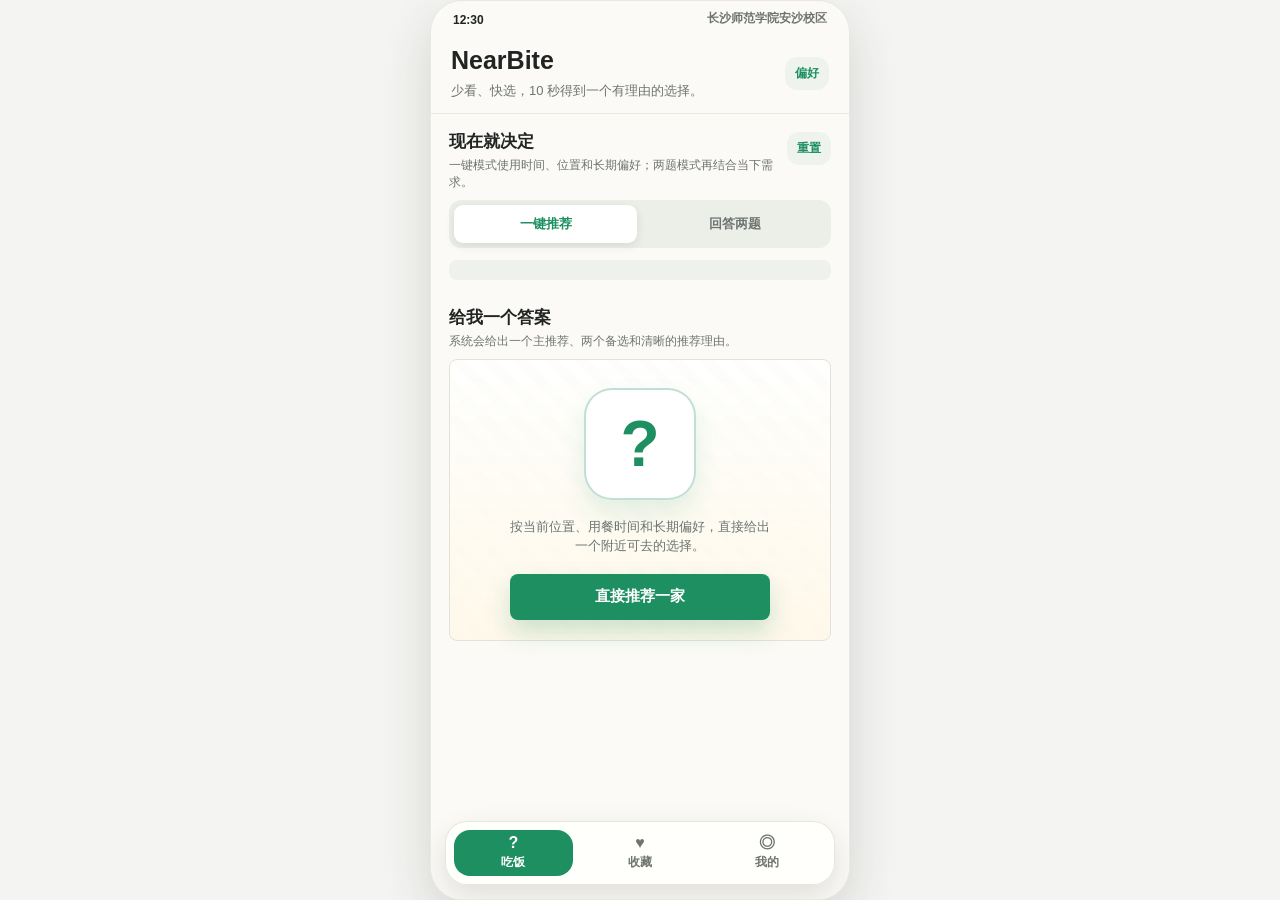
<file: 3.0-参赛包/iOS原型/index.html>
<!doctype html>
<html lang="zh-CN">
<head>
  <meta charset="utf-8">
  <meta name="viewport" content="width=device-width, initial-scale=1, viewport-fit=cover">
  <title>NearBite - 问题翻牌决策流</title>
  <style>
    :root{--bg:#f4f5f2;--phone:#fbfaf6;--ink:#202423;--muted:#6d7471;--line:#e4e2d8;--card:#fff;--green:#1d8f61;--green-soft:#dff4e9;--red:#d64f3a;--red-soft:#ffe3dc;--blue:#286fb7;--blue-soft:#e2eefb;--shadow:0 18px 50px rgba(42,48,45,.16)}*{box-sizing:border-box}body{margin:0;min-height:100vh;display:grid;place-items:center;background:var(--bg);color:var(--ink);font-family:-apple-system,BlinkMacSystemFont,"Segoe UI","PingFang SC","Microsoft YaHei",sans-serif}button{border:0;font:inherit;color:inherit;cursor:pointer}.phone{width:min(420px,100vw);height:min(900px,100vh);min-height:720px;overflow:hidden;position:relative;border:1px solid rgba(32,36,35,.08);border-radius:32px;background:var(--phone);box-shadow:var(--shadow)}.status-bar{height:34px;display:flex;align-items:flex-end;justify-content:space-between;padding:0 22px 8px;font-size:12px;font-weight:700}.app-header{padding:12px 20px 14px;border-bottom:1px solid rgba(228,226,216,.7)}.header-row{display:flex;align-items:center;justify-content:space-between;gap:12px}.title-stack h1{margin:0;font-size:25px;line-height:1.1}.title-stack p{margin:7px 0 0;color:var(--muted);font-size:13px;line-height:1.35}.icon-button{width:40px;height:40px;flex:0 0 40px;display:grid;place-items:center;border-radius:16px;background:#eef3ee;color:var(--green);font-size:19px;font-weight:800}.main-scroll{height:calc(100% - 138px);overflow-y:auto;padding:18px 18px 96px;scroll-behavior:smooth}.main-scroll::-webkit-scrollbar,.sheet-panel::-webkit-scrollbar{width:0;height:0}.tab-page{display:none}.tab-page.active{display:block}.section{margin-bottom:18px}.section-head{display:flex;align-items:flex-start;justify-content:space-between;gap:12px;margin-bottom:10px}.section-head h2{margin:0;font-size:17px;line-height:1.2}.section-head p{margin:5px 0 0;color:var(--muted);font-size:12px;line-height:1.35}.text-button{padding:8px 10px;border-radius:12px;background:#eef3ee;color:var(--green);font-size:12px;font-weight:700;white-space:nowrap}.question-card,.panel,.favorite-item,.profile-item,.result-card{border:1px solid var(--line);border-radius:8px;background:var(--card)}.question-card{padding:15px;margin-bottom:12px}.question-title{display:flex;align-items:center;justify-content:space-between;gap:10px;margin-bottom:10px;font-size:14px;font-weight:800}.question-title small{color:var(--muted);font-size:11px;font-weight:600}.chip-row{display:flex;flex-wrap:wrap;gap:8px}.chip{min-height:34px;padding:8px 11px;border:1px solid #e6e4da;border-radius:999px;background:#faf9f3;color:#47504c;font-size:13px;font-weight:650}.chip.active{border-color:rgba(29,143,97,.45);background:var(--green-soft);color:#116642}.today-summary{padding:10px 12px;border-radius:8px;background:#eff2ec;color:#3e4944;font-size:12px;line-height:1.4}.flip-face.back{display:none}.flip-card.flipped .flip-face.front{display:none}.flip-card.flipped .flip-face.back{display:block;animation:flipIn .26s ease both}@keyframes flipIn{from{opacity:0;transform:rotateY(-18deg) translateY(6px)}to{opacity:1;transform:rotateY(0) translateY(0)}}.flip-front{min-height:282px;display:grid;place-items:center;padding:28px 18px;border:1px solid var(--line);border-radius:8px;background:linear-gradient(180deg,rgba(255,255,255,.86),rgba(255,248,232,.92)),repeating-linear-gradient(45deg,rgba(29,143,97,.07) 0 10px,transparent 10px 22px)}.mark{width:112px;height:112px;display:grid;place-items:center;margin:0 auto 18px;border:2px solid rgba(29,143,97,.28);border-radius:28px;background:#fff;color:var(--green);font-size:64px;font-weight:900;box-shadow:0 14px 26px rgba(29,143,97,.12)}.flip-copy{max-width:260px;margin:0 auto 18px;color:var(--muted);text-align:center;font-size:13px;line-height:1.45}.primary-button{width:100%;min-height:46px;border-radius:8px;background:var(--green);color:#fff;font-size:15px;font-weight:800;box-shadow:0 12px 24px rgba(29,143,97,.22)}.result-card{padding:16px;position:relative}.favorite-button{position:absolute;right:14px;top:14px;width:38px;height:38px;display:grid;place-items:center;border-radius:16px;background:var(--red-soft);color:var(--red);font-size:22px;font-weight:900}.result-title{padding-right:48px;margin-bottom:12px}.result-title h3{margin:0;font-size:24px;line-height:1.2}.result-title p,.result-title small{display:block;margin-top:6px;color:var(--muted);font-size:12px;line-height:1.35}.metric-grid{display:grid;grid-template-columns:repeat(4,minmax(0,1fr));gap:8px;margin:14px 0}.metric{min-height:58px;padding:9px 7px;border-radius:8px;background:#f5f5ef;text-align:center}.metric b{display:block;font-size:14px;line-height:1.2}.metric span{display:block;margin-top:5px;color:var(--muted);font-size:10px;line-height:1.2}.tag-list,.reason-list,.mini-actions,.filters{display:flex;flex-wrap:wrap;gap:8px}.health-tag{padding:7px 9px;border-radius:999px;background:var(--blue-soft);color:var(--blue);font-size:12px;font-weight:700}.reason{width:100%;padding:9px 10px;border-radius:8px;background:#f7f3e6;color:#5f4b15;font-size:12px;line-height:1.35}.notice{display:none;margin:10px 0 0;padding:9px 10px;border-radius:8px;background:var(--red-soft);color:#9d3828;font-size:12px;line-height:1.4}.notice.show{display:block}.subhead{margin:16px 0 8px;color:#39423e;font-size:13px;font-weight:800}.shop{width:100%;display:flex;align-items:center;justify-content:space-between;gap:12px;padding:11px 12px;border-radius:8px;background:#f6f7f1;text-align:left}.shop span:first-child{min-width:0;font-size:13px;font-weight:800}.shop small{display:block;margin-top:4px;color:var(--muted);font-size:11px;line-height:1.25}.shop span:last-child{flex:0 0 auto;color:var(--green);font-size:12px;font-weight:800}.action-row{display:grid;grid-template-columns:repeat(3,minmax(0,1fr));gap:10px;margin-top:14px}.secondary-button{min-height:42px;border-radius:8px;background:#eef3ee;color:#245443;font-size:13px;font-weight:800}.panel{padding:14px}.filters{margin-bottom:12px}.filter{min-height:32px;padding:7px 10px;border-radius:999px;background:#f0f1eb;color:#505955;font-size:12px;font-weight:750}.filter.active{background:var(--blue);color:#fff}.favorites-list,.profile-grid,.history-list{display:grid;gap:10px}.favorite-item{padding:12px}.favorite-main{display:flex;align-items:flex-start;justify-content:space-between;gap:12px}.favorite-main strong{display:block;font-size:15px;line-height:1.25}.favorite-main small{display:block;margin-top:5px;color:var(--muted);font-size:12px;line-height:1.35}.favorite-toggle{width:34px;height:34px;flex:0 0 34px;border-radius:14px;background:var(--red-soft);color:var(--red);font-size:18px;font-weight:900}.mini-actions{margin-top:10px}.mini-action{min-height:30px;padding:6px 10px;border-radius:999px;background:#f1f2ec;color:#3d4743;font-size:12px;font-weight:750}.profile-item{padding:13px;display:flex;align-items:center;justify-content:space-between;gap:12px}.profile-item span{color:var(--muted);font-size:12px}.profile-item b{max-width:170px;text-align:right;font-size:14px;line-height:1.3}.history-item,.empty,.list-item{margin:0;padding:11px 12px;border-radius:8px;background:#f4f5ef;color:#4a5550;font-size:12px;line-height:1.45}.list-item strong,.list-item small{display:block}.list-item strong{margin-bottom:6px;font-size:16px;color:var(--ink)}.list-item small{margin-top:5px;color:var(--muted);font-size:12px;line-height:1.4}.bottom-nav{position:absolute;left:14px;right:14px;bottom:14px;height:64px;display:grid;grid-template-columns:repeat(3,1fr);gap:8px;padding:8px;border:1px solid rgba(228,226,216,.86);border-radius:22px;background:rgba(255,255,252,.94);box-shadow:0 12px 30px rgba(29,33,31,.12);backdrop-filter:blur(18px)}.nav-button{border-radius:16px;background:transparent;color:var(--muted);font-size:12px;font-weight:800}.nav-button span{display:block;margin-bottom:3px;font-size:16px;line-height:1}.nav-button.active{background:var(--green);color:#fff}.sheet{position:absolute;inset:0;display:none;align-items:flex-end;background:rgba(23,28,25,.36);z-index:20}.sheet.show{display:flex}.sheet-panel{width:100%;max-height:82%;overflow-y:auto;padding:18px;border-radius:24px 24px 0 0;background:var(--phone);box-shadow:0 -18px 40px rgba(18,23,20,.18)}.sheet-head{display:flex;align-items:center;justify-content:space-between;gap:12px;margin-bottom:14px}.sheet-head h2{margin:0;font-size:18px}.close{width:36px;height:36px;border-radius:16px;background:#eff0ea;color:#515a56;font-size:22px;line-height:1}.preference-row{margin-bottom:15px}.preference-row label{display:block;margin-bottom:8px;font-size:13px;font-weight:800}.switch-line{display:flex;align-items:center;justify-content:space-between;gap:14px;padding:12px;border-radius:8px;background:#f4f5ef}.switch-line strong{display:block;font-size:14px}.switch-line small{display:block;margin-top:4px;color:var(--muted);font-size:12px;line-height:1.35}.switch{width:52px;height:30px;flex:0 0 52px;padding:3px;border-radius:999px;background:var(--green)}.switch::before{content:"";display:block;width:24px;height:24px;border-radius:999px;background:#fff;transition:transform .18s ease;box-shadow:0 2px 8px rgba(0,0,0,.16)}.switch.off{background:#c7ccc7}.switch.off::before{transform:translateX(22px)}.sheet-actions{display:grid;grid-template-columns:1fr 1fr;gap:10px;margin-top:18px}.toast{position:absolute;left:50%;bottom:92px;z-index:30;max-width:320px;padding:10px 14px;border-radius:999px;background:rgba(31,36,33,.9);color:#fff;font-size:12px;line-height:1.35;opacity:0;transform:translate(-50%,12px);pointer-events:none;transition:opacity .18s ease,transform .18s ease}.toast.show{opacity:1;transform:translate(-50%,0)}@media(max-width:520px){body{place-items:stretch}.phone{width:100vw;height:100vh;min-height:100vh;border:0;border-radius:0}.metric-grid{grid-template-columns:repeat(2,minmax(0,1fr))}}
  </style>
  <style>
    input{font:inherit;color:inherit}.location-button{max-width:260px;padding:0;background:transparent;color:var(--muted);font-size:12px;font-weight:700;overflow:hidden;text-overflow:ellipsis;white-space:nowrap}.mode-toggle{display:grid;grid-template-columns:1fr 1fr;gap:6px;margin-bottom:12px;padding:5px;border-radius:12px;background:#eceee8}.mode-button{min-height:38px;border-radius:9px;background:transparent;color:var(--muted);font-size:13px;font-weight:800}.mode-button.active{background:#fff;color:var(--green);box-shadow:0 3px 10px rgba(42,48,45,.1)}.qa-section{display:none}.qa-section.show{display:block}.decision-context{display:grid;grid-template-columns:repeat(3,minmax(0,1fr));gap:8px;margin:10px 0 0}.context-chip{min-height:62px;padding:9px;border:1px solid rgba(228,226,216,.9);border-radius:8px;background:#fff}.context-chip span{display:block;color:var(--muted);font-size:10px;font-weight:750}.context-chip b{display:block;margin-top:5px;font-size:12px;line-height:1.25}.action-row-four{grid-template-columns:repeat(2,minmax(0,1fr))}.text-link{width:100%;margin-top:12px;padding:8px;background:transparent;color:var(--green);font-size:12px;font-weight:800}.result-feedback{margin:10px 0 0;padding:10px 11px;border:1px solid rgba(40,111,183,.16);border-radius:8px;background:#eef5fb;color:#2a5b87;font-size:12px;line-height:1.45}.result-feedback strong{display:block;margin-bottom:3px;color:#1f4d78;font-size:12px}.profile-button{width:100%;text-align:left}.feedback-summary{display:grid;grid-template-columns:repeat(3,minmax(0,1fr));gap:8px;margin-top:12px}.feedback-summary div{padding:10px;border:1px solid var(--line);border-radius:8px;background:#fff;text-align:center}.feedback-summary b{display:block;font-size:17px}.feedback-summary span{display:block;margin-top:4px;color:var(--muted);font-size:10px}.sheet-copy{margin:-4px 0 14px;color:var(--muted);font-size:12px;line-height:1.45}.location-options,.admin-list{display:grid;gap:10px;margin-top:14px}.location-option,.admin-item{width:100%;padding:12px;border:1px solid var(--line);border-radius:8px;background:#fff;text-align:left;font-size:14px;font-weight:800}.location-option small,.admin-item small{display:block;margin-top:4px;color:var(--muted);font-size:11px;font-weight:500}.data-form{display:grid;gap:9px;padding:12px;border-radius:8px;background:#f1f3ed}.data-form input{width:100%;min-height:40px;padding:9px 11px;border:1px solid var(--line);border-radius:8px;background:#fff}.input-row{display:grid;grid-template-columns:1fr 1fr;gap:9px}.admin-item{display:flex;align-items:center;justify-content:space-between;gap:12px}.admin-item.off{opacity:.55}.admin-toggle{flex:0 0 auto;min-height:32px;padding:7px 10px;border-radius:999px;background:var(--green-soft);color:var(--green);font-size:12px;font-weight:800}.admin-item.off .admin-toggle{background:#eceee9;color:var(--muted)}.history-card{display:flex;align-items:center;justify-content:space-between;gap:10px}.history-card button{flex:0 0 auto;padding:7px 9px;border-radius:999px;background:#fff;color:var(--green);font-size:11px;font-weight:800}@media(max-width:360px){.decision-context,.feedback-summary{grid-template-columns:1fr}}
  </style>
  <style>
    .flip-card{height:282px;perspective:1000px;-webkit-perspective:1000px;transition:height .42s ease}
    .flip-inner{position:relative;width:100%;height:100%;transform-style:preserve-3d;-webkit-transform-style:preserve-3d;transform:rotateY(0deg);-webkit-transform:rotateY(0deg);transform-origin:center center;transition:transform .6s ease;-webkit-transition:-webkit-transform .6s ease;will-change:transform}
    .flip-face,.flip-card.flipped .flip-face.front,.flip-card.flipped .flip-face.back{position:absolute;inset:0;display:block;backface-visibility:hidden;-webkit-backface-visibility:hidden;-webkit-font-smoothing:antialiased}
    .flip-face.front{z-index:2;transform:rotateY(0deg);-webkit-transform:rotateY(0deg)}
    .flip-face.back{z-index:1;animation:none;transform:rotateY(180deg);-webkit-transform:rotateY(180deg)}
    .flip-card.flipped .flip-inner{transform:rotateY(180deg);-webkit-transform:rotateY(180deg)}
    .flip-card.flipped .flip-face.back{animation:none}
    .flip-front{height:100%}
    .flip-face.back .result-card{min-height:100%}
    .flip-card.is-flipping{pointer-events:none}
    .flip-card.is-flipping .flip-inner{filter:drop-shadow(0 18px 24px rgba(29,143,97,.14))}
    .flip-card.is-flipping .mark{transform:scale(.96);transition:transform .3s ease}
    button:disabled{cursor:wait;opacity:.68}
    @media(prefers-reduced-motion:reduce){.flip-card{transition:none}.flip-inner{transition-duration:.01ms}.flip-card.is-flipping .mark{transition:none}}
  </style>
  <style>
    .auth-flow{position:absolute;inset:0;z-index:50;display:none;flex-direction:column;background:var(--phone);color:var(--ink)}
    .auth-flow.show{display:flex}.auth-status{height:34px;display:flex;align-items:flex-end;justify-content:space-between;padding:0 22px 8px;font-size:12px;font-weight:700}.auth-progress-wrap{height:3px;background:#e9ebe5}.auth-progress{height:100%;width:0;background:var(--green);transition:width .28s ease}.auth-scroll{flex:1;overflow-y:auto;padding:22px 22px 30px}.auth-screen{display:none;min-height:100%;flex-direction:column}.auth-screen.active{display:flex;animation:authIn .24s ease both}@keyframes authIn{from{opacity:0;transform:translateX(10px)}to{opacity:1;transform:translateX(0)}}
    .auth-back{align-self:flex-start;margin:-4px 0 18px;padding:7px 0;background:transparent;color:var(--green);font-size:13px;font-weight:800}.auth-kicker{margin:0 0 9px;color:var(--green);font-size:12px;font-weight:850;letter-spacing:.08em}.auth-title{margin:0;font-size:30px;line-height:1.14}.auth-copy{margin:10px 0 0;color:var(--muted);font-size:14px;line-height:1.55}.auth-spacer{flex:1;min-height:28px}.auth-feature-list,.auth-option-list,.guide-list{display:grid;gap:10px;margin:24px 0}.auth-feature,.guide-item{padding:14px;border:1px solid var(--line);border-radius:12px;background:#fff}.auth-feature strong,.guide-item strong{display:block;font-size:14px}.auth-feature small,.guide-item small{display:block;margin-top:5px;color:var(--muted);font-size:12px;line-height:1.4}.auth-actions{display:grid;gap:10px;margin-top:22px}.auth-primary,.auth-secondary{width:100%;min-height:48px;border-radius:10px;font-size:15px;font-weight:850}.auth-primary{background:var(--green);color:#fff;box-shadow:0 12px 24px rgba(29,143,97,.2)}.auth-secondary{border:1px solid var(--line);background:#fff;color:#2f3b36}.auth-text-button{padding:8px;background:transparent;color:var(--green);font-size:13px;font-weight:750}.auth-option{width:100%;padding:16px;border:1px solid var(--line);border-radius:12px;background:#fff;text-align:left}.auth-option strong{display:block;font-size:15px}.auth-option small{display:block;margin-top:5px;color:var(--muted);font-size:12px;line-height:1.4}.auth-option:focus-visible,.auth-option:hover{border-color:rgba(29,143,97,.55);box-shadow:0 0 0 3px rgba(29,143,97,.08)}
    .auth-form{display:grid;gap:16px;margin-top:26px}.auth-field label{display:block;margin-bottom:7px;font-size:13px;font-weight:800}.auth-field input,.auth-field select{width:100%;min-height:46px;padding:11px 12px;border:1px solid var(--line);border-radius:10px;background:#fff;font:inherit;outline:none}.auth-field input:focus,.auth-field select:focus{border-color:var(--green);box-shadow:0 0 0 3px rgba(29,143,97,.09)}.phone-field{display:grid;grid-template-columns:70px 1fr}.phone-prefix{display:grid;place-items:center;border:1px solid var(--line);border-right:0;border-radius:10px 0 0 10px;background:#f3f4ef;color:#505955;font-size:14px;font-weight:750}.phone-field input{border-radius:0 10px 10px 0}.agreement-line{display:flex;align-items:flex-start;gap:9px;color:#535c58;font-size:12px;line-height:1.45}.agreement-line input{width:18px;height:18px;flex:0 0 18px;margin-top:1px;accent-color:var(--green)}.legal-link{display:inline;padding:0;background:transparent;color:var(--green);font:inherit;font-weight:850;vertical-align:baseline}.field-error{min-height:18px;margin:6px 0 0;color:var(--red);font-size:12px;line-height:1.4}.code-input{text-align:center;font-size:26px!important;font-weight:850;letter-spacing:.34em;font-variant-numeric:tabular-nums}.code-hint{padding:11px 12px;border-radius:10px;background:var(--green-soft);color:#1b694a;font-size:12px;line-height:1.45}.success-panel{margin-top:28px;padding:22px;border:1px solid rgba(29,143,97,.22);border-radius:16px;background:linear-gradient(160deg,#fff,#eaf7f0);text-align:center}.success-panel strong{display:block;font-size:22px}.success-panel p{margin:8px 0 0;color:var(--muted);font-size:13px;line-height:1.5}
    .avatar-field{display:flex;align-items:center;gap:12px}.avatar-preview{display:none;width:64px;height:64px;flex:0 0 64px;border-radius:50%;object-fit:cover;border:2px solid var(--green-soft)}.avatar-preview.show{display:block}.avatar-upload{display:inline-flex;align-items:center;justify-content:center;min-height:40px;padding:9px 12px;border:1px solid var(--line);border-radius:10px;background:#fff;color:var(--green);font-size:13px;font-weight:800;cursor:pointer}.avatar-upload input{position:absolute;width:1px;height:1px;opacity:0}.auth-segments,.interest-grid{display:flex;flex-wrap:wrap;gap:8px}.auth-segment,.interest-chip{min-height:36px;padding:8px 12px;border:1px solid var(--line);border-radius:999px;background:#fff;color:#4b5651;font-size:13px;font-weight:750}.auth-segment.active,.interest-chip.active{border-color:rgba(29,143,97,.4);background:var(--green-soft);color:#116642}.interest-summary{margin-top:16px;padding:14px;border-radius:12px;background:#f1f3ed;color:#4b5651}.interest-summary strong{display:block;font-size:13px}.interest-summary small{display:block;margin-top:4px;color:var(--muted);font-size:12px;line-height:1.45}.interest-summary ul{margin:10px 0 0;padding-left:18px;font-size:12px;line-height:1.55}.interest-summary li+li{margin-top:4px}.profile-summary{margin-top:16px;padding:12px;border-radius:10px;background:#f1f3ed;color:#4b5651;font-size:12px;line-height:1.5}.auth-toast{position:absolute;left:50%;bottom:24px;z-index:60;max-width:320px;padding:10px 14px;border-radius:999px;background:rgba(31,36,33,.92);color:#fff;font-size:12px;opacity:0;transform:translate(-50%,10px);pointer-events:none;transition:opacity .18s ease,transform .18s ease}.auth-toast.show{opacity:1;transform:translate(-50%,0)}
    @media(prefers-reduced-motion:reduce){.auth-screen.active{animation:none}.auth-progress,.auth-toast{transition:none}}
  </style>
</head>
<body>
  <main class="phone" aria-label="NearBite 原型">
    <section class="auth-flow" id="authFlow" aria-label="注册与新手引导">
      <div class="auth-status"><span>12:30</span><span id="authStepLabel">欢迎</span></div><div class="auth-progress-wrap"><div class="auth-progress" id="authProgress"></div></div>
      <div class="auth-scroll">
        <section class="auth-screen active" data-auth-step="welcome"><p class="auth-kicker">校园 / 园区饮食助手</p><h1 class="auth-title">少纠结，快点吃。</h1><p class="auth-copy">NearBite 会记住你的预算、距离和口味偏好，每次只给一个明确答案。</p><div class="auth-feature-list"><div class="auth-feature"><strong>10 秒做决定</strong><small>不浏览长列表，直接得到一个主推荐。</small></div><div class="auth-feature"><strong>回答两题就够</strong><small>需要更贴合当下时，再补充两个答案。</small></div><div class="auth-feature"><strong>越用越懂你</strong><small>收藏、已吃和近期避让都会影响下一次推荐。</small></div></div><div class="auth-spacer"></div><div class="auth-actions"><button class="auth-primary" id="authStartButton">开始使用</button><button class="auth-secondary" id="authGuestButton">先体验，不注册</button></div></section>
        <section class="auth-screen" data-auth-step="method"><button class="auth-back" data-auth-back="welcome">返回</button><p class="auth-kicker">创建账号</p><h2 class="auth-title">选择注册方式</h2><p class="auth-copy">手机号流程会完整演示协议、验证码和资料设置；也可以先体验推荐，再补账号。</p><div class="auth-option-list"><button class="auth-option" data-auth-method="phone"><strong>手机号注册</strong><small>短信验证码验证，适合完整参赛演示。</small></button><button class="auth-option" data-auth-method="apple"><strong>使用 Apple ID 注册</strong><small>原型快捷分支，不调用真实 Apple 服务。</small></button><button class="auth-option" data-auth-method="guest"><strong>游客先体验</strong><small>先设置兴趣偏好并进入首页，账号资料可以稍后补齐。</small></button></div></section>
        <section class="auth-screen" data-auth-step="phone"><button class="auth-back" data-auth-back="method">返回</button><p class="auth-kicker">手机号注册</p><h2 class="auth-title">输入手机号</h2><p class="auth-copy">验证码仅用于本地原型演示，不会发送真实短信。</p><div class="auth-form"><div class="auth-field"><label for="authPhone">手机号</label><div class="phone-field"><span class="phone-prefix">+86</span><input id="authPhone" type="tel" inputmode="numeric" autocomplete="tel" maxlength="11" placeholder="请输入 11 位手机号"></div><p class="field-error" id="authPhoneError"></p></div><label class="agreement-line"><input id="authAgreement" type="checkbox"><span>我已阅读并同意<button class="legal-link" type="button" data-auth-legal="用户协议">《用户协议》</button>和<button class="legal-link" type="button" data-auth-legal="隐私政策">《隐私政策》</button></span></label><button class="auth-primary" id="authGetCodeButton" disabled>获取验证码</button></div></section>
        <section class="auth-screen" data-auth-step="code"><button class="auth-back" data-auth-back="phone">返回</button><p class="auth-kicker">安全验证</p><h2 class="auth-title">输入验证码</h2><p class="auth-copy" id="authCodePhone">验证码已发送。</p><div class="auth-form"><div class="auth-field"><label for="authCode">6 位验证码</label><input class="code-input" id="authCode" inputmode="numeric" autocomplete="one-time-code" maxlength="6" placeholder="000000"><p class="field-error" id="authCodeError"></p></div><div class="code-hint">演示验证码：<strong>246810</strong></div><button class="auth-primary" id="authVerifyButton">验证并注册</button><button class="auth-text-button" id="authResendButton" disabled>30 秒后可重新获取</button></div></section>
        <section class="auth-screen" data-auth-step="success"><p class="auth-kicker">账号已创建</p><div class="success-panel"><strong>注册成功</strong><p id="authSuccessCopy">现在完善资料，推荐会更贴合你的日常习惯。</p></div><div class="auth-spacer"></div><div class="auth-actions"><button class="auth-primary" id="authProfileButton">完善个人资料</button><button class="auth-secondary" id="authSkipProfileFromSuccessButton">稍后完善，先设置偏好</button></div></section>
        <section class="auth-screen" data-auth-step="profile"><button class="auth-back" data-auth-back="success">返回</button><p class="auth-kicker">完善资料</p><h2 class="auth-title">让推荐更像你</h2><p class="auth-copy">除昵称外均可稍后设置；密码只做长度校验，原型不会保存明文。</p><div class="auth-form"><div class="auth-field"><label>头像</label><div class="avatar-field"><img class="avatar-preview" id="authAvatarPreview" alt="头像预览"><label class="avatar-upload">选择头像<input id="authAvatar" type="file" accept="image/png,image/jpeg,image/webp"></label></div></div><div class="auth-field"><label for="authNickname">昵称</label><input id="authNickname" maxlength="16" placeholder="例如：小吃探索员"></div><div class="auth-field"><label for="authPassword">密码</label><input id="authPassword" type="password" autocomplete="new-password" maxlength="24" placeholder="至少 6 位，可稍后设置"></div><div class="auth-field"><label>性别</label><div class="auth-segments"><button class="auth-segment active" data-auth-gender="保密">保密</button><button class="auth-segment" data-auth-gender="女">女</button><button class="auth-segment" data-auth-gender="男">男</button><button class="auth-segment" data-auth-gender="其他">其他</button></div></div><div class="auth-field"><label for="authBirthday">生日</label><input id="authBirthday" type="date"></div><p class="field-error" id="authProfileError"></p><button class="auth-primary" id="authSaveProfileButton">保存并继续</button><button class="auth-text-button" id="authSkipProfileButton">稍后完善</button></div></section>
        <section class="auth-screen" data-auth-step="interests"><button class="auth-back" data-auth-back="profile">返回</button><p class="auth-kicker">兴趣偏好</p><h2 class="auth-title">平时更在意什么？</h2><p class="auth-copy">可多选，系统会把这些偏好转成默认推荐条件。以后仍可在“我的”里继续修改。</p><div class="interest-grid" id="authInterestGrid"><button class="interest-chip" data-interest="fast">出餐快</button><button class="interest-chip" data-interest="near">少走路</button><button class="interest-chip" data-interest="budget">20 元内</button><button class="interest-chip" data-interest="light">少油轻食</button><button class="interest-chip" data-interest="spicy">喜欢吃辣</button><button class="interest-chip" data-interest="noodles">粉面爱好者</button></div><div class="interest-summary" id="authInterestSummary"><strong>还没选兴趣</strong><small>如果先跳过，系统会使用通用默认条件。</small><ul id="authInterestPreview"><li>默认推荐会按预算、距离和营业状态给出结果。</li></ul></div><div class="auth-spacer"></div><div class="auth-actions"><button class="auth-primary" id="authSaveInterestsButton">保存偏好</button><button class="auth-text-button" id="authSkipInterestsButton">暂不设置</button></div></section>
        <section class="auth-screen" data-auth-step="guide"><p class="auth-kicker">新手引导</p><h2 class="auth-title" id="authGuideTitle">准备好了</h2><p class="auth-copy">进入首页后，默认使用一键推荐；需要更准确时再切换到“两题模式”。</p><div class="guide-list"><div class="guide-item"><strong>第一步：确认长期偏好</strong><small>预算、距离、辣度和出餐速度都可以随时修改。</small></div><div class="guide-item"><strong>第二步：点击“帮我决定”</strong><small>翻牌后得到一个主推荐和两个备选。</small></div><div class="guide-item"><strong>第三步：留下反馈</strong><small>收藏、已吃或近期不推荐，都会帮助下一次判断。</small></div></div><div class="auth-spacer"></div><div class="auth-actions"><button class="auth-primary" id="authEnterHomeButton">进入首页</button></div></section>
      </div><div class="auth-toast" id="authToast"></div>
    </section>
    <div class="status-bar"><span>12:30</span><button class="location-button" id="locationButton">长沙师范学院安沙校区</button></div>
    <header class="app-header"><div class="header-row"><div class="title-stack"><h1>NearBite</h1><p>少看、快选，10 秒得到一个有理由的选择。</p></div><button class="text-button" id="openPrefsButton">偏好</button></div></header>
    <div class="main-scroll" id="mainScroll">
      <section class="tab-page active" data-page="eat">
        <section class="section" aria-label="推荐方式">
          <div class="section-head"><div><h2>现在就决定</h2><p>一键模式使用时间、位置和长期偏好；两题模式再结合当下需求。</p></div><button class="text-button" id="resetButton">重置</button></div>
          <div class="mode-toggle" role="group" aria-label="推荐方式"><button class="mode-button active" data-mode="quick">一键推荐</button><button class="mode-button" data-mode="questions">回答两题</button></div>
          <div class="qa-section" id="questionModePanel">
            <article class="question-card"><div class="question-title">这顿更看重什么 <small>问题 1/2</small></div><div class="chip-row" data-group="need"><button class="chip" data-value="fast">赶时间</button><button class="chip" data-value="filling">想吃饱</button><button class="chip" data-value="nearby">不想走远</button><button class="chip" data-value="treat">奖励自己</button></div></article>
            <article class="question-card"><div class="question-title">想吃什么方向 <small>问题 2/2</small></div><div class="chip-row" data-group="type"><button class="chip" data-value="random">随便</button><button class="chip" data-value="noodles">粉面</button><button class="chip" data-value="rice">米饭</button><button class="chip" data-value="snack">小吃</button><button class="chip" data-value="light">轻食</button><button class="chip" data-value="midnight">夜宵</button></div></article>
          </div>
          <div class="today-summary" id="todaySummary"></div><div class="decision-context" id="decisionContext"></div>
        </section>
        <section class="section" aria-label="翻牌推荐"><div class="section-head"><div><h2>给我一个答案</h2><p>系统会给出一个主推荐、两个备选和清晰的推荐理由。</p></div></div><div class="flip-card" id="flipCard"><div class="flip-inner"><div class="flip-face front"><div class="flip-front"><div><div class="mark">?</div><p class="flip-copy" id="flipCopy">按当前位置、用餐时间和长期偏好，直接给出一个附近可去的选择。</p><button class="primary-button" id="startFlipButton">帮我决定</button></div></div></div><div class="flip-face back"><article class="result-card" id="resultCard"><button class="favorite-button" id="favoriteButton" aria-label="收藏推荐">♡</button><div class="result-title"><h3 id="resultName">等待推荐</h3><p id="resultSummary"></p><small id="resultHours"></small></div><div class="metric-grid"><div class="metric"><b id="price">--</b><span>人均</span></div><div class="metric"><b id="distance">--</b><span>距离</span></div><div class="metric"><b id="spiceValue">--</b><span>辣度</span></div><div class="metric"><b id="speed">--</b><span>出餐</span></div></div><div class="subhead">为什么推荐</div><div class="reason-list" id="reasons"></div><p class="notice" id="notice"></p><div class="result-feedback" id="resultFeedback"><strong>本次反馈</strong><span>还没有记录反馈。</span></div><div class="action-row action-row-four"><button class="secondary-button" id="againButton">换一个</button><button class="secondary-button" id="skipButton">近期不推荐</button><button class="secondary-button" id="ateButton">已吃</button><button class="primary-button" id="goButton">去这里</button></div><div class="subhead">健康标签</div><div class="tag-list" id="healthTags"></div><div class="subhead">两个备选</div><div id="alternatives"></div><button class="text-link" id="detailButton">查看餐厅详情</button></article></div></div></div></section>
      </section>
      <section class="tab-page" data-page="favorites"><section class="section"><div class="section-head"><div><h2>收藏</h2><p>收藏的餐厅和菜品可筛选、取消、查看详情，也能找相似推荐。</p></div></div><div class="panel"><div class="filters" aria-label="收藏筛选"><button class="filter active" data-favorite-filter="all">全部</button><button class="filter" data-favorite-filter="near">1km 内</button><button class="filter" data-favorite-filter="under20">20 元内</button><button class="filter" data-favorite-filter="noodles">粉面</button><button class="filter" data-favorite-filter="light">轻食</button></div><div class="favorites-list" id="favoritesList"></div></div></section></section>
      <section class="tab-page" data-page="mine">
        <section class="section"><div class="section-head"><div><h2>我的</h2><p>管理账号、位置和长期偏好，让推荐越用越顺手。</p></div><button class="text-button" id="minePrefsButton">编辑偏好</button></div><div class="profile-grid"><div class="profile-item"><span>账号</span><b id="mineAccount">游客</b></div><button class="profile-item profile-button" id="editInterestsButton"><span>兴趣</span><b id="mineInterests">暂未设置</b></button><button class="profile-item profile-button" id="mineLocationButton"><span>当前区域</span><b id="mineLocation"></b></button><div class="profile-item"><span>默认预算</span><b id="mineBudget"></b></div><div class="profile-item"><span>默认距离</span><b id="mineDistance"></b></div><div class="profile-item"><span>饮食偏好</span><b id="mineTaste"></b></div><button class="profile-item profile-button" id="manageDataButton"><span>餐饮数据</span><b id="mineDataCount"></b></button></div><div class="feedback-summary" id="feedbackSummary"></div><button class="secondary-button" id="restartOnboardingButton" style="width:100%;margin-top:12px">重新体验注册与引导</button></section>
        <section class="section"><div class="section-head"><div><h2>历史记录</h2><p>保留最近推荐和实际选择，可以直接再次推荐。</p></div></div><div class="panel"><div class="history-list" id="historyList"></div><button class="secondary-button" id="jumpFavoritesButton" style="width:100%;margin-top:12px">查看收藏</button></div></section>
      </section>
    </div>
    <nav class="bottom-nav" aria-label="底部导航"><button class="nav-button active" data-tab="eat"><span>?</span>吃饭</button><button class="nav-button" data-tab="favorites"><span>♥</span>收藏</button><button class="nav-button" data-tab="mine"><span>◎</span>我的</button></nav>
    <section class="sheet" id="prefsSheet" aria-label="长期偏好"><div class="sheet-panel"><div class="sheet-head"><h2>长期偏好</h2><button class="close" data-close="prefsSheet" aria-label="关闭">×</button></div><div class="preference-row"><label>默认预算</label><div class="chip-row" data-group="budget"><button class="chip" data-value="all">不限预算</button><button class="chip" data-value="under10">10 元内</button><button class="chip" data-value="under20">20 元内</button><button class="chip" data-value="under30">30 元内</button><button class="chip" data-value="over30">30 元以上</button></div></div><div class="preference-row"><label>默认距离</label><div class="chip-row" data-group="distance"><button class="chip" data-value="all">不限距离</button><button class="chip" data-value="near">0.5km 内</button><button class="chip" data-value="walkable">1km 内</button><button class="chip" data-value="town">2km 内</button></div></div><div class="preference-row"><label>饮食方向</label><div class="chip-row" data-group="diet"><button class="chip" data-value="all">不限</button><button class="chip" data-value="light">少油轻食</button><button class="chip" data-value="vegetarian">素食友好</button></div></div><div class="preference-row"><label>用餐方式</label><div class="chip-row" data-group="mealMode"><button class="chip" data-value="dinein">堂食</button><button class="chip" data-value="takeout">打包</button><button class="chip" data-value="any">都可以</button></div></div><div class="preference-row"><label>出餐速度</label><div class="chip-row" data-group="speedPreference"><button class="chip" data-value="all">不限</button><button class="chip" data-value="fast">优先快出餐</button></div></div><div class="switch-line"><div><strong>避开重辣</strong><small>默认过滤偏辣餐厅，减少不符合忌口的结果。</small></div><button class="switch" id="spiceSwitch" aria-label="切换避开重辣"></button></div><div class="sheet-actions"><button class="secondary-button" id="prefsCancelButton">取消</button><button class="primary-button" id="prefsSaveButton">保存偏好</button></div></div></section>
    <section class="sheet" id="detailSheet" aria-label="推荐详情"><div class="sheet-panel"><div class="sheet-head"><h2>餐厅详情</h2><button class="close" data-close="detailSheet" aria-label="关闭">×</button></div><div id="detailContent"></div></div></section><section class="sheet" id="routeSheet" aria-label="步行路线"><div class="sheet-panel"><div class="sheet-head"><h2>步行路线</h2><button class="close" data-close="routeSheet" aria-label="关闭">×</button></div><div id="routeContent"></div></div></section>
    <section class="sheet" id="locationSheet" aria-label="选择位置"><div class="sheet-panel"><div class="sheet-head"><h2>选择校园位置</h2><button class="close" data-close="locationSheet" aria-label="关闭">×</button></div><p class="sheet-copy">定位不可用时仍可手动选择区域，不会阻断推荐。</p><button class="primary-button" id="systemLocationButton">使用系统定位</button><div class="location-options"><button class="location-option" data-location="campus">安沙校区中心<small>默认样本位置</small></button><button class="location-option" data-location="canteen">北校区食堂<small>适合校内就餐</small></button><button class="location-option" data-location="dorm">学生宿舍区<small>适合夜间与外带</small></button></div></div></section>
    <section class="sheet" id="dataSheet" aria-label="餐饮数据管理"><div class="sheet-panel"><div class="sheet-head"><h2>餐饮数据管理</h2><button class="close" data-close="dataSheet" aria-label="关闭">×</button></div><p class="sheet-copy">管理员可停用过期数据，也可补充校园周边的新餐饮点。</p><div class="data-form"><input id="newShopName" placeholder="餐饮点名称"><input id="newShopCategory" placeholder="品类，如：米饭/快餐"><div class="input-row"><input id="newShopPrice" type="number" min="1" placeholder="人均"><input id="newShopDistance" type="number" min="0.1" step="0.1" placeholder="距离 km"></div><button class="primary-button" id="addShopButton">添加餐饮点</button></div><div class="admin-list" id="adminList"></div></div></section><div class="toast" id="toast"></div>
  </main>
  <script src="./onboarding-v2.js"></script>
  <script src="./app-v2.js"></script>
</body>
</file>
